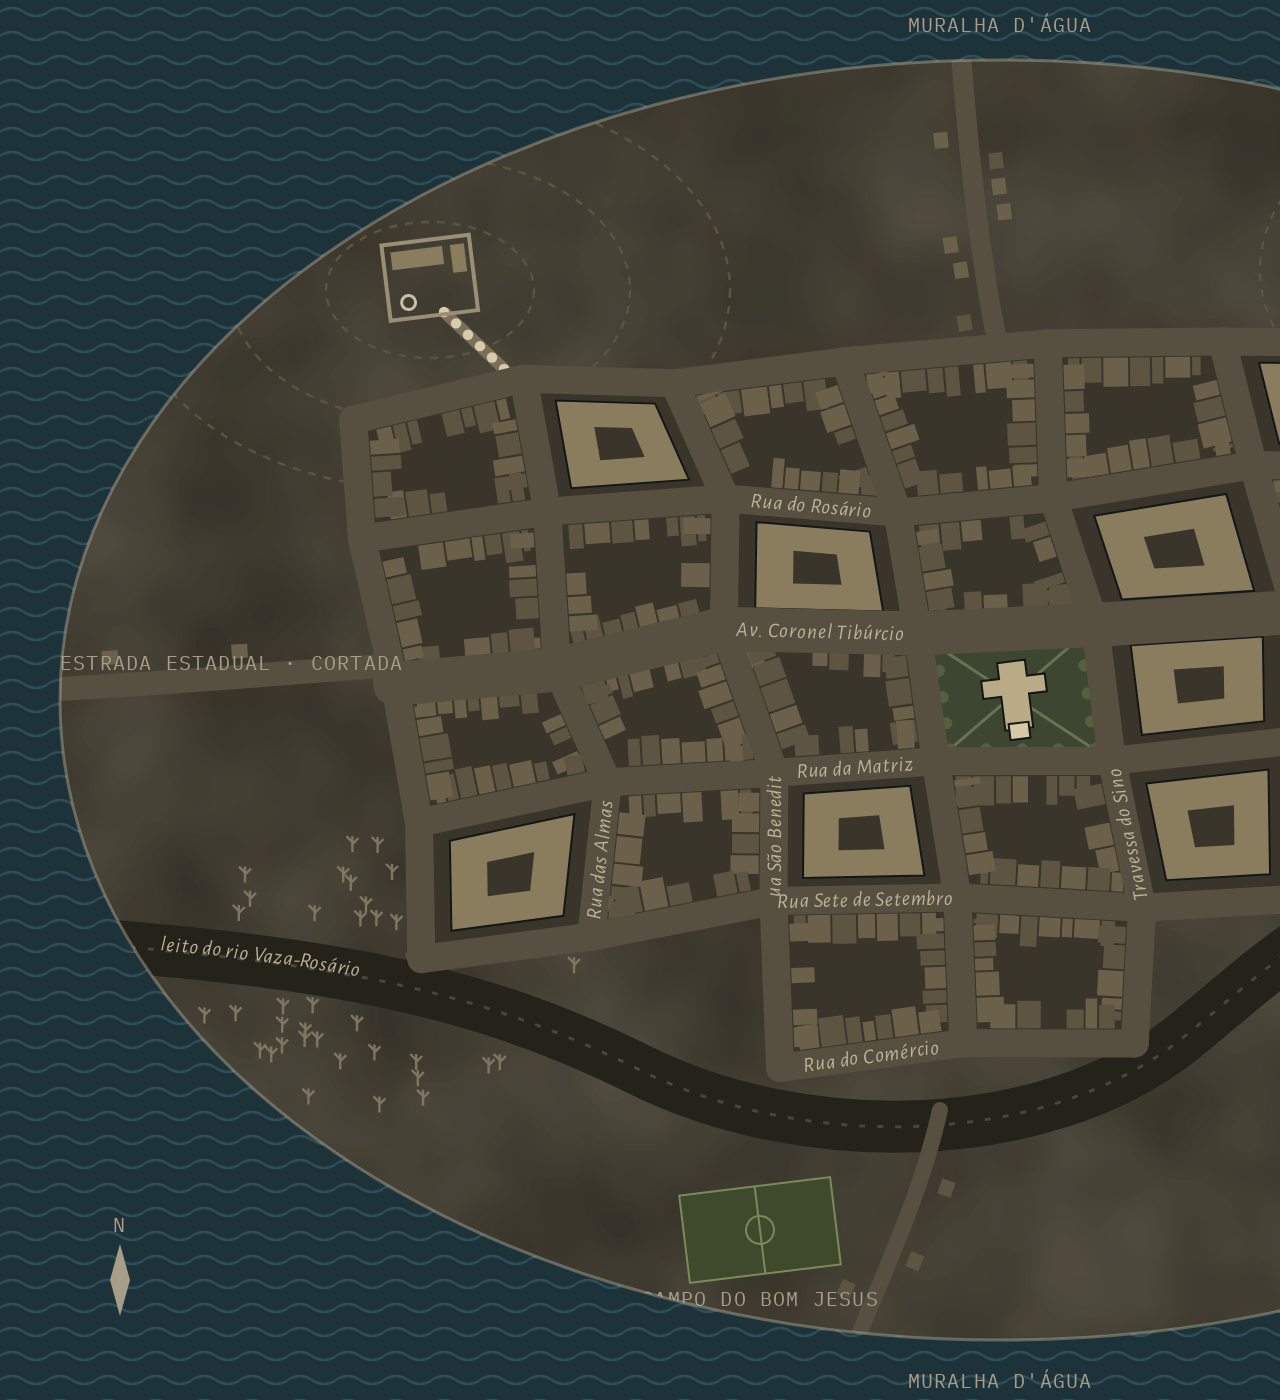
<file: mapa/gerar.html>
<!doctype html>
<html lang="pt-BR">
<head>
<meta charset="utf-8">
<title>Gerar imagem do mapa</title>
<link rel="stylesheet" href="https://fonts.googleapis.com/css2?family=Alegreya+SC:wght@500;700&family=Alegreya+Sans:ital,wght@0,400;0,500;0,700;1,400&family=IBM+Plex+Mono:wght@400;500&display=swap">
<style>
  html,body{margin:0;background:#1d3239}
  svg{display:block;width:2000px;height:1400px}
  .loc text{font-family:"Alegreya Sans","Trebuchet MS",sans-serif;font-size:15px;font-weight:700;fill:#e6dcc4;paint-order:stroke;stroke:#14171a;stroke-width:4.5px;stroke-linejoin:round}
  .loc.base text{font-family:"Alegreya SC",Georgia,serif;font-size:16.5px}
  .loc.afogado{opacity:.45}
  .loc.afogado text{text-decoration:line-through}
</style>
</head>
<body>
<!-- ?dia=1..6  &mestre=1 (com os locais marcados) -->
<svg id="mapa"></svg>
<script type="module">
  import { montarCidade, alagaPorPosicao, CSS_MAPA, el } from "./cidade.js";
  import { LOCAIS_PADRAO, EQUIPES } from "./locais.js";
  const p = new URLSearchParams(location.search);
  const dia = Math.min(6, Math.max(1, +p.get("dia") || 1));
  const st = document.createElement("style"); st.textContent = CSS_MAPA; document.head.appendChild(st);
  const svg = document.getElementById("mapa");
  svg.classList.add("sem-animacao");
  const c = montarCidade(svg, LOCAIS_PADRAO.filter((l) => l.id !== "igreja").map((l) => [l.x, l.y]));
  c.setDia(dia);
  if (p.get("mestre") === "1") {
    const hex = (r) => { let s = ""; for (let i = 0; i < 6; i++) { const a = Math.PI / 3 * i - Math.PI / 2; s += (i ? "L" : "M") + (r * Math.cos(a)).toFixed(1) + "," + (r * Math.sin(a)).toFixed(1); } return s + "Z"; };
    for (const l0 of LOCAIS_PADRAO) {
      const l = { ...l0 }; if (l.id === "igreja") [l.x, l.y] = c.igreja;
      const af = l.alaga ?? alagaPorPosicao(l.x, l.y);
      const g = el("g", { class: "loc" + (l.tipo === "base" ? " base" : "") + (af && dia >= af ? " afogado" : ""), transform: `translate(${l.x},${l.y})` });
      if (l.tipo === "base") g.appendChild(el("path", { d: hex(13), fill: EQUIPES[l.eq], stroke: "#14171a", "stroke-width": 2 }));
      else if (l.tipo === "enigma") g.appendChild(el("path", { d: "M0,-12 L12,0 L0,12 L-12,0 Z", fill: "#b23a2e", stroke: "#14171a", "stroke-width": 2 }));
      else g.appendChild(el("circle", { r: 6.5, fill: "#e6dcc4", stroke: "#14171a", "stroke-width": 2 }));
      const t = el("text", { x: l.lx ?? 0, y: l.ly ?? (l.anchor ? 5 : (l.tipo === "base" ? 32 : 22)), "text-anchor": l.anchor || "middle" });
      t.textContent = l.nome; g.appendChild(t); c.camada.appendChild(g);
    }
  }
  document.fonts.ready.then(() => document.body.dataset.pronto = "1");
</script>
</body>
</html>
</file>
